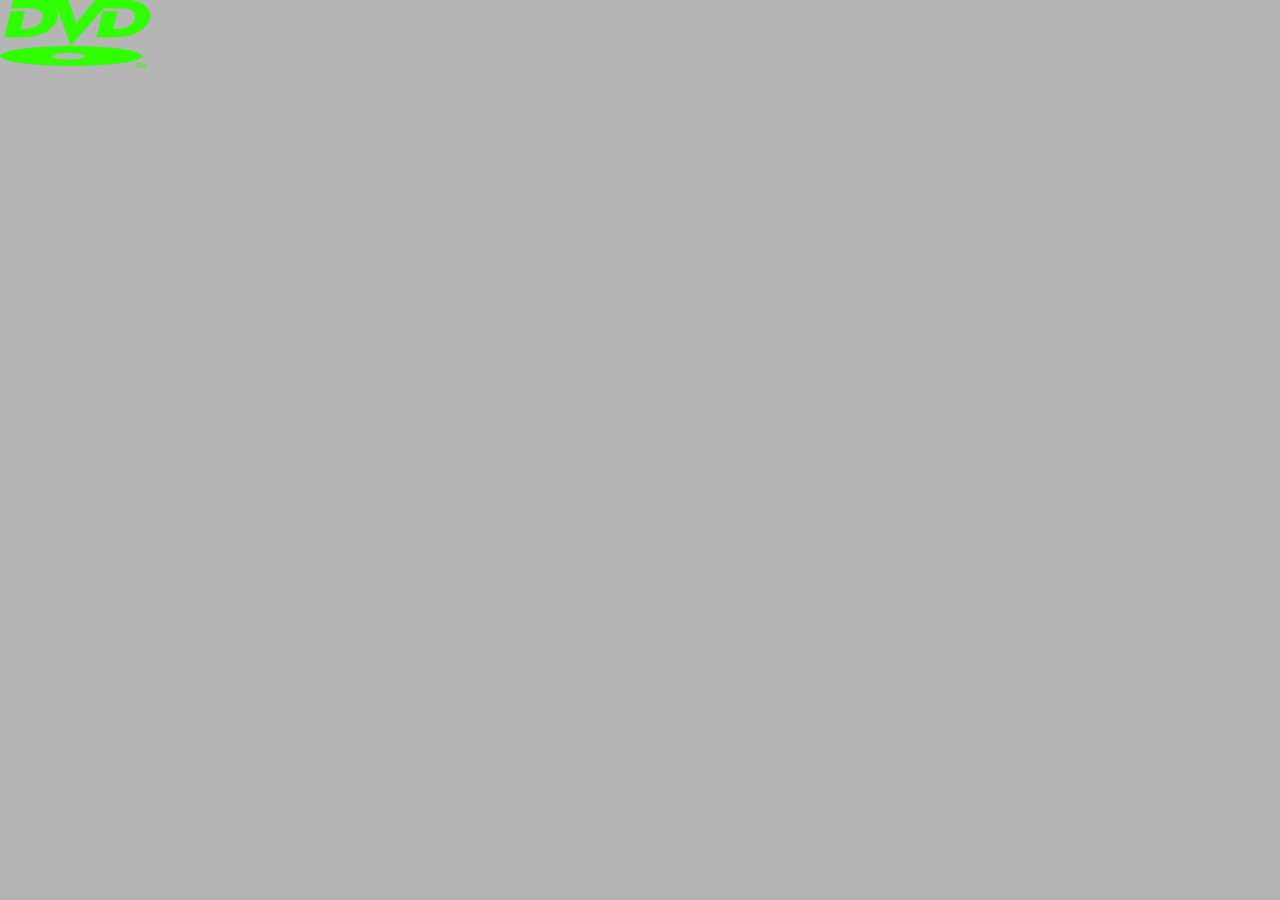
<file: dvd.html>
<!DOCTYPE html PUBLIC "-//W3C//DTD HTML 4.01 Transitional//EN"
   "http://www.w3.org/TR/html4/loose.dtd">
<html xmlns="http://www.w3.org/1999/xhtml" lang="en-US">
<head>
	<title>magic.singles / Singleton and (nearly) Ready to Mingleton</title>
	<link rel="stylesheet" href="/@style.css"> 
	<script src="https://ajax.googleapis.com/ajax/libs/jquery/2.1.3/jquery.min.js"></script>
	<script>
		
	(function ($, window, undefined) {
  $.fn.marqueeify = function (options) {
    var settings = $.extend({
      horizontal: true,
      vertical: true,
      speed: 100, // In pixels per second
      container: $(this).parent(),
      bumpEdge: function () {}
    }, options);
    
    return this.each(function () {
      var containerWidth, containerHeight, elWidth, elHeight, move, getSizes,
        $el = $(this);

      getSizes = function () {
        containerWidth = settings.container.outerWidth();
        containerHeight = settings.container.outerHeight();
        elWidth = $el.outerWidth();
        elHeight = $el.outerHeight();
      };

      move = {
        right: function () {
          $el.animate({left: (containerWidth - elWidth)}, {duration: ((containerWidth/settings.speed) * 1000), queue: false, easing: "linear", complete: function () {
            settings.bumpEdge();
            move.left();
          }});
        },
        left: function () {
          $el.animate({left: 0}, {duration: ((containerWidth/settings.speed) * 1000), queue: false, easing: "linear", complete: function () {
            settings.bumpEdge();
            move.right();
          }});
        },
        down: function () {
          $el.animate({top: (containerHeight - elHeight)}, {duration: ((containerHeight/settings.speed) * 1000), queue: false, easing: "linear", complete: function () {
            settings.bumpEdge();
            move.up();
          }});
        },
        up: function () {
          $el.animate({top: 0}, {duration: ((containerHeight/settings.speed) * 1000), queue: false, easing: "linear", complete: function () {
            settings.bumpEdge();
            move.down();
          }});
        }
      };

      getSizes();

      if (settings.horizontal) {
        move.right();
      }
      if (settings.vertical) {
        move.down();
      }

      // Make that shit responsive!
      $(window).resize( function() {
        getSizes();
      });
    });
  };
})(jQuery, window);

$(document).ready( function() {

  $('.marquee').marqueeify({
    speed: 300,
    bumpEdge: function () {
      var newColor = "hsl(" + Math.floor(Math.random()*360) + ", 100%, 50%)";
      $('.marquee .logo').css('fill', newColor);
    }
  });
});
</script>

</head>
<body>
	<div class="marquee">
		<svg width="153px" height="69px"><g><path class="logo" d="M140.186,63.52h-1.695l-0.692,5.236h-0.847l0.77-5.236h-1.693l0.076-0.694h4.158L140.186,63.52L140.186,63.52z M146.346,68.756h-0.848v-4.545l0,0l-2.389,4.545l-1-4.545l0,0l-1.462,4.545h-0.771l1.924-5.931h0.695l0.924,4.006l2.078-4.006 h0.848V68.756L146.346,68.756z M126.027,0.063H95.352c0,0-8.129,9.592-9.654,11.434c-8.064,9.715-9.523,12.32-9.779,13.02 c0.063-0.699-0.256-3.304-3.686-13.148C71.282,8.7,68.359,0.062,68.359,0.062H57.881V0L32.35,0.063H13.169l-1.97,8.131 l14.543,0.062h3.365c9.336,0,15.055,3.747,13.467,10.354c-1.717,7.24-9.91,10.416-18.545,10.416h-3.24l4.191-17.783H10.502 L4.34,37.219h20.578c15.432,0,30.168-8.13,32.709-18.608c0.508-1.906,0.443-6.67-0.764-9.527c0-0.127-0.063-0.191-0.127-0.444 c-0.064-0.063-0.127-0.509,0.127-0.571c0.128-0.062,0.383,0.189,0.445,0.254c0.127,0.317,0.19,0.57,0.19,0.57l13.083,36.965 l33.344-37.6h14.1h3.365c9.337,0,15.055,3.747,13.528,10.354c-1.778,7.24-9.972,10.416-18.608,10.416h-3.238l4.191-17.783h-14.481 l-6.159,25.976h20.576c15.434,0,30.232-8.13,32.709-18.608C152.449,8.193,141.523,0.063,126.027,0.063L126.027,0.063z M71.091,45.981c-39.123,0-70.816,4.512-70.816,10.035c0,5.59,31.693,10.034,70.816,10.034c39.121,0,70.877-4.444,70.877-10.034 C141.968,50.493,110.212,45.981,71.091,45.981L71.091,45.981z M68.55,59.573c-8.956,0-16.196-1.523-16.196-3.365 c0-1.84,7.239-3.303,16.196-3.303c8.955,0,16.195,1.463,16.195,3.303C84.745,58.05,77.505,59.573,68.55,59.573L68.55,59.573z"/></g></svg>
	</div>
</body>
</html>
</file>
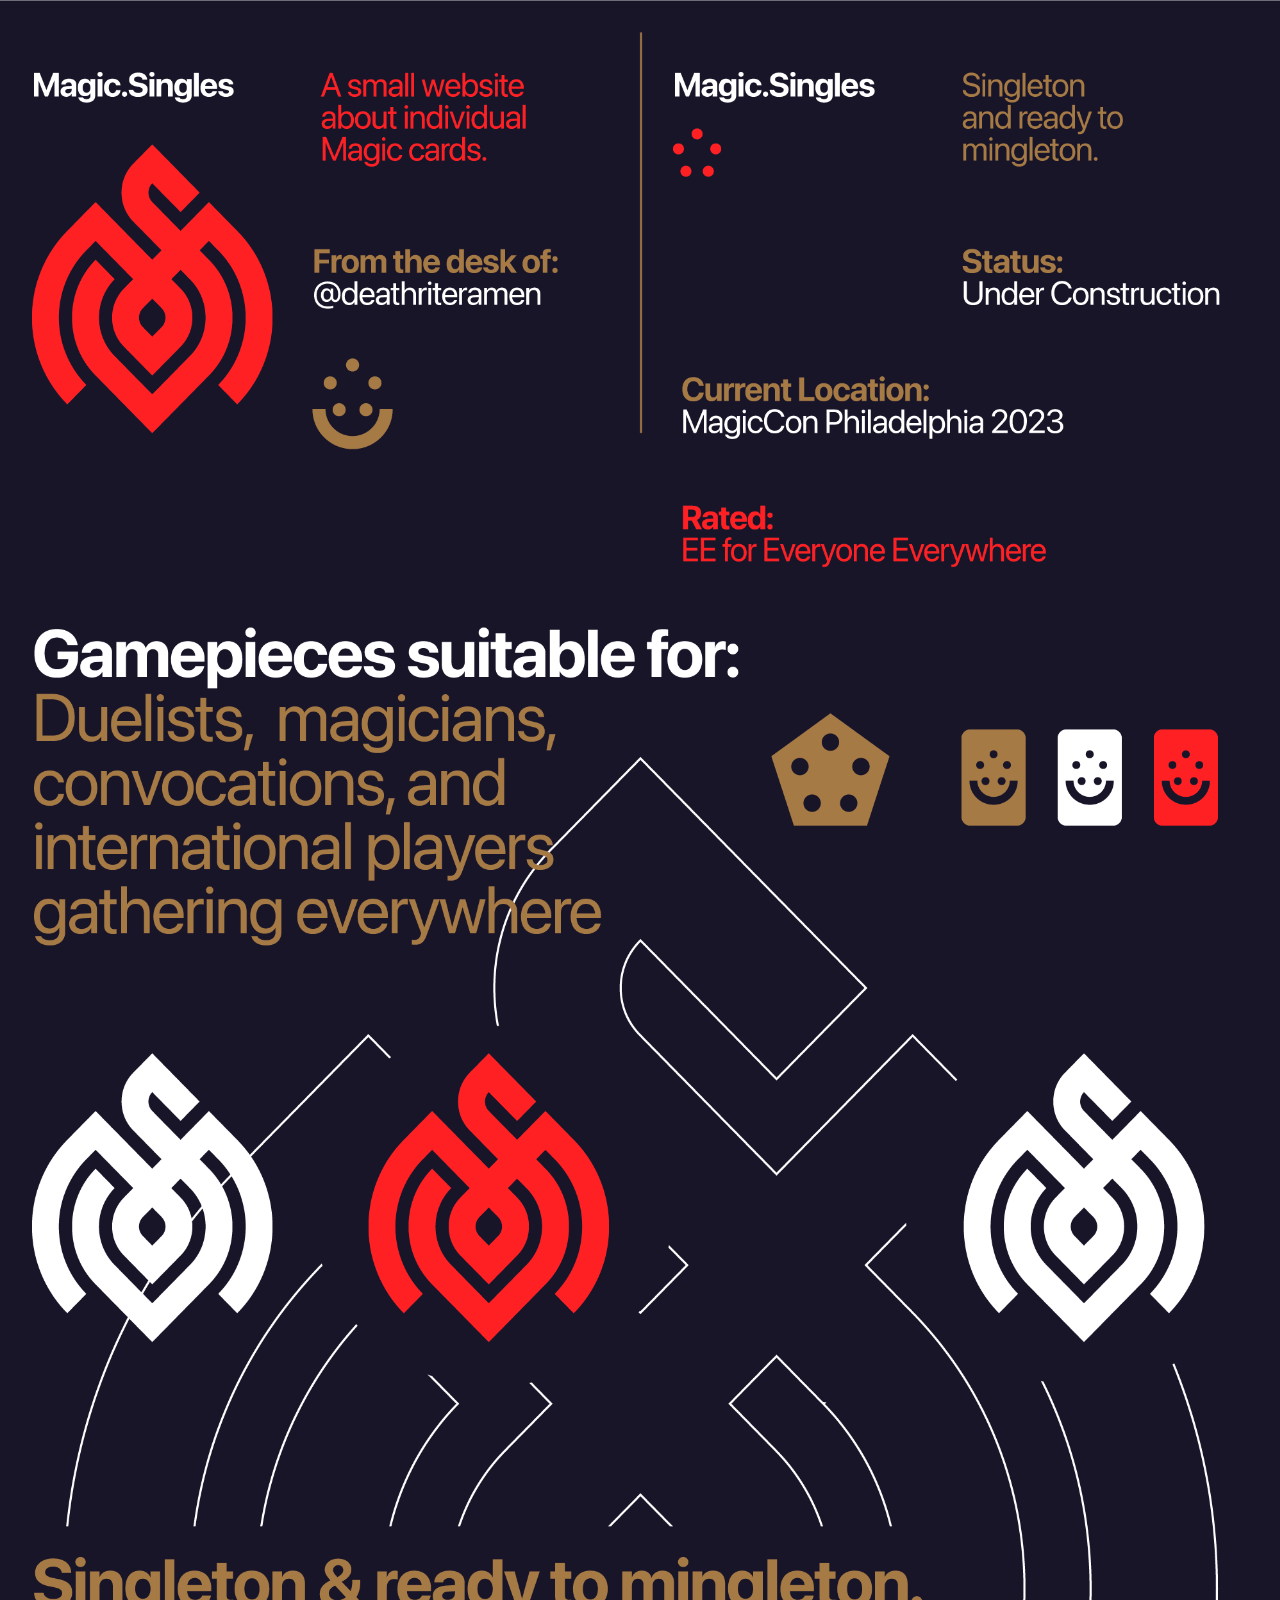
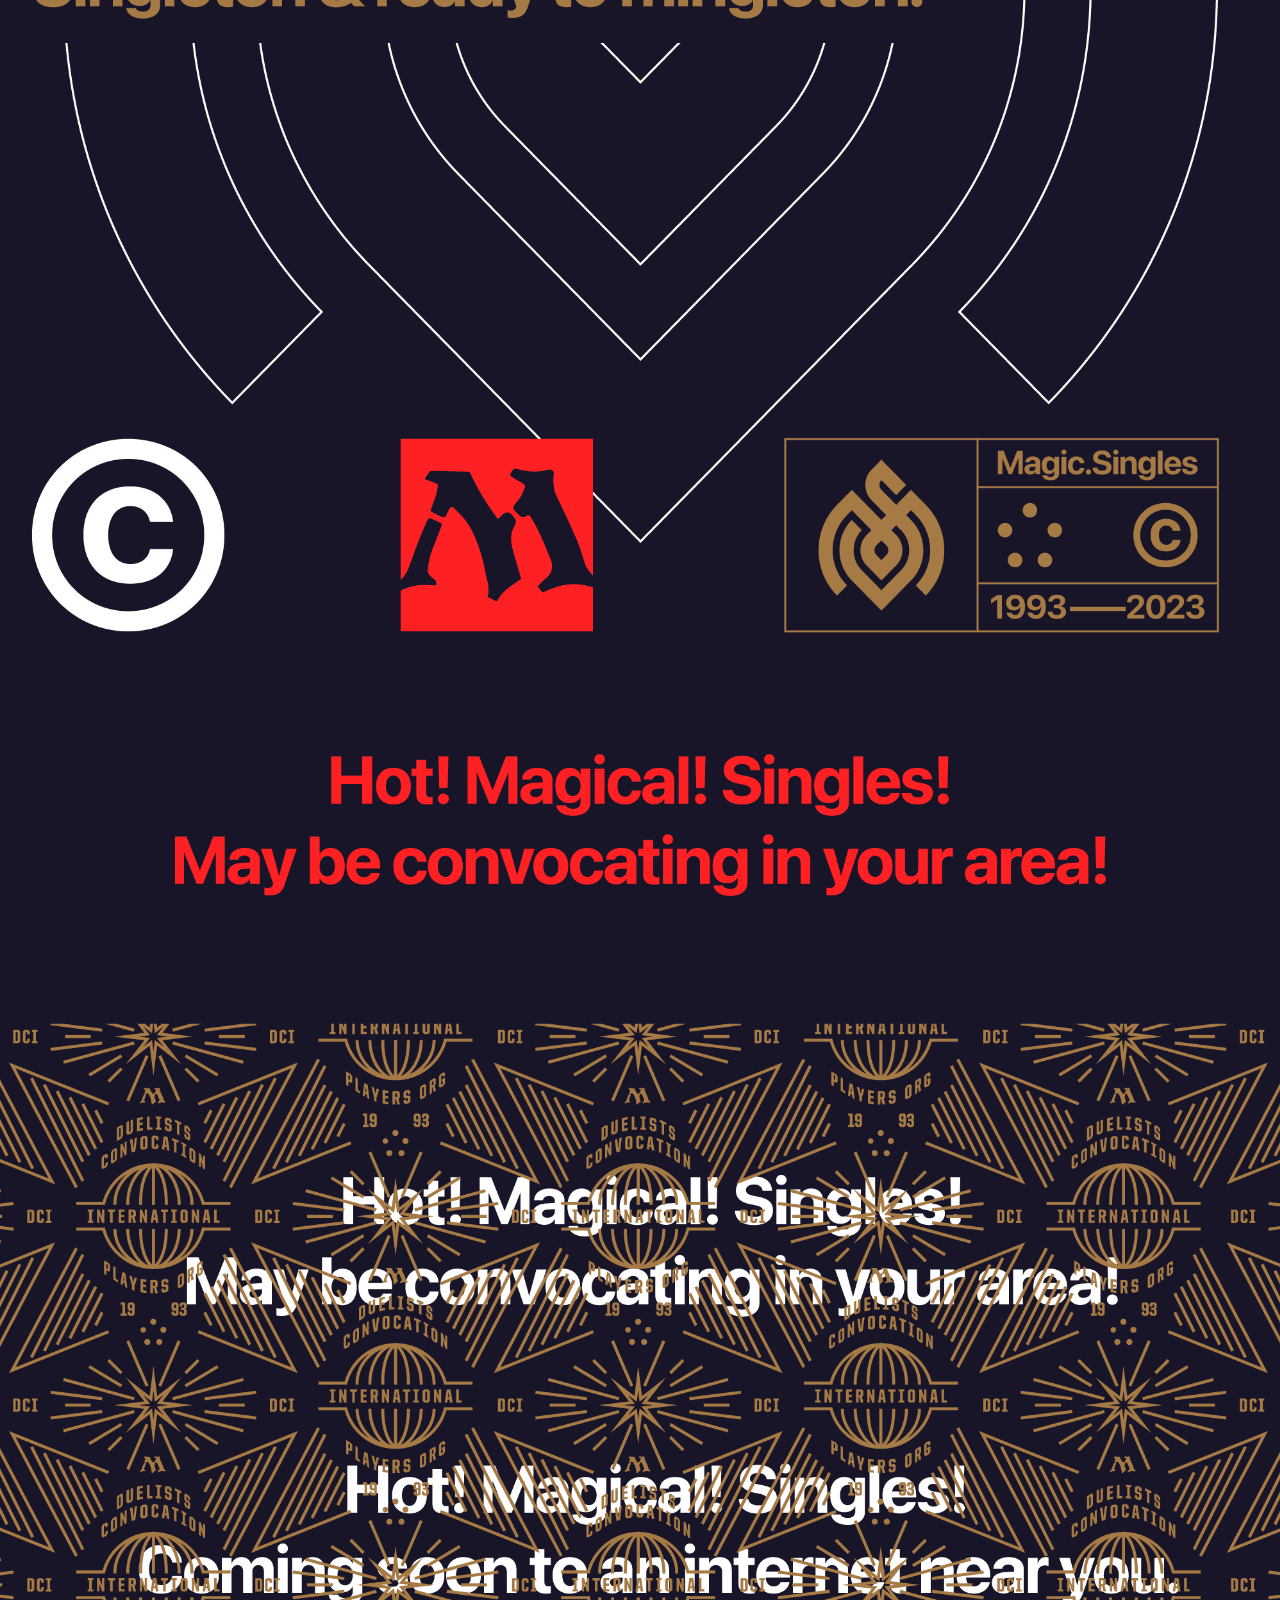
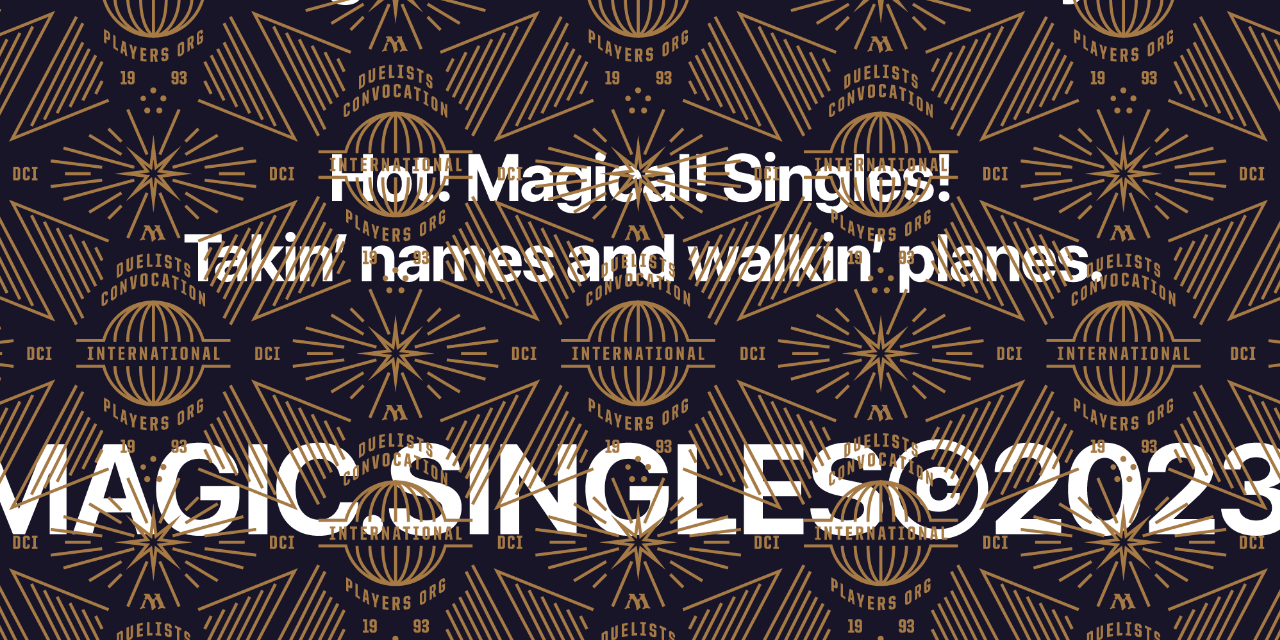
<file: scroll.html>
<!DOCTYPE html PUBLIC "-//W3C//DTD HTML 4.01 Transitional//EN"
   "http://www.w3.org/TR/html4/loose.dtd">
<html xmlns="http://www.w3.org/1999/xhtml" lang="en-US">
<head>
	<title>magic.singles / Singleton and (nearly) Ready to Mingleton</title>
	<link rel="stylesheet" href="/@style.css">  
</head>
<body>
	<div class="hug">
		<div class="scroll"></div>
	</div>
</body>
</html>
</file>
<file: @style.css>
/* 

Masthead:   magic.singles
Sellline:   Singleton & Ready to Mingleton

version:    1.0 — 12/31/19
upkeep:     3.0 — 12/16/23

author:     Joshua Blankenship
email:      joshua@blankenship.xyz
website:    http://magic.singles
          
/* FOUNDATION */

    *, html, body, div, span, object, iframe,
    a, abbr, acronym, address, big, cite, code,
    del, dfn, em, img, ins, kbd, q, samp,
    small, strike, strong, sub, sup, tt, var,
    dl, dt, dd, ol, ul, li, img, figure, figcaption,
    fieldset, form, label, legend,
    table, caption, tbody, tfoot, thead, tr, th, td {
        -moz-box-sizing: border-box; 
        -webkit-box-sizing: border-box; 
        box-sizing: border-box;
        -webkit-font-smoothing: antialiased; 
        font-smoothing: antialiased;
        margin: 0;
        padding: 0;
        outline: none;
        }

    @keyframes hello {
        from { opacity: 0; }
        to   { opacity: 1; }
    }

    * {
        margin: 0;
        padding: 0;
    }

    hr { display: none; }

    html {
        font-size: 15px;
    }

    body {
        background-color: #b4b4b4;
        color: #393939;
        line-height: 1.5;
        overflow-x: hidden;
        margin: 0 auto;
    }

    a { 
        display: inline-block;
        text-decoration: none;
    }

    a:hover { 
        color: silver;  
    }

 .inset {
        padding-right: 5em;
        padding-left: 5em;
    }

/* HEADER */

    header {
        background-color: #fff;
        margin: 0;
        padding: 6em 0 8em;
   }

    h1 {
        color: #222;
        display: block;
        font: 800 4em/3rem "swear-display", serif; 
        text-align: left;
    }

    h1#tagline {
        color: #393939;
        font: 400 italic 2rem/2rem "swear-display", serif;
        margin-bottom: 1.5rem;
    }

    header a {
        color: #2139ad;
    }

    header nav ul {
        color: #2139ad;
        font: 700 1.8rem/1.8rem "neue-haas-grotesk-display", serif; 
        list-style-type: none;
   }

    header nav ul li {
        margin-right: 20px;
        text-align: left;
    }

    #dragon {
        margin: -2.5rem 0 0 50%;
        width: 50%;
    }

    .masthead {
        display: grid;
        grid-template-columns: 15% 22.5% 25% 15% 12.5%;
        grid-gap: 2.5%;
    }

/* TYPOGRAPHY */

    h2 {
        color: #2139ad;
        font: 400 3rem/3rem "fakir-display-condensed-new", serif;
        margin-bottom: 1.5rem;
    }

    h3 {
        color: #393939;
        font: 400 2rem/2rem "fakir-display-new", serif;
        margin-bottom: 4rem;
    }

    h3 span {
        color: #696969;
        display: block;
        font: 700 1rem/1rem "neue-haas-grotesk-display", sans-serif;
        margin-top: 1rem;
        letter-spacing: .2em;
        text-transform: uppercase;
    }
    
    h4 {
        font: 400 2.5rem/2.5rem "fakir-small-caps-new", serif; 
        margin-bottom: 1rem;
    }

    p {
        font: 400 1.3rem/1.8rem "neue-haas-grotesk-display", sans-serif;
        text-indent: 2em;
    }

    main p:first-of-type {
        font: 700 1.3rem/1.8rem "neue-haas-grotesk-display", sans-serif;
        text-indent: 0;
    }

    mark {
        background-color: rgba(255, 224, 0, 0.7);
        opacity: 1;
        display: inline;
        padding: 0.2rem 0;
        -webkit-box-decoration-break: clone;
        box-decoration-break: clone;
    }
   
    footer {
        margin: 0;
        padding: 0;
   }

   footer p {
        text-align: center;
   }
   

/* SECTION -- DEM GRIDS */

    section {
        margin: 0 auto;
        padding-bottom: 2em;
    }

    section ul li {
        display: inline; 
        margin-bottom:  3rem;
    }

    .singlecombat {
        display: grid;
        grid-template-columns: 40% 60%;
        padding-bottom: 10em.;
    }

    .dos {
        display: grid;
        grid-template-columns: 50% 50%;
    }

    .tres {
        display: grid;
        grid-template-columns: 30% 30% 30%;
        grid-gap: 5%;
    }

    .quatro {
        display: grid;
        grid-template-columns: 21.25% 21.25% 21.25% 21.25%;
        grid-gap: 5%;
    }

    section figure {
    }

    section figure img { 
        display: block;
        margin: 0 auto .5em;
        width: 100%;
     }

    section figcaption { 
        color: #393939;
        margin: 0 auto; 
    }

    figure.profile img {
        border: 1px solid #191919;
        border-radius: 4%;
/*        box-shadow: 0 4em 2em -2em #a9aaa6; */        
        margin-top: -3em;
    }

    .traversetheoutlands {
        display: grid;
        grid-template-columns: 30% 30% 30%;
        grid-column-gap: 5%;
        margin: 1em auto 0;
    }

    .traversetheoutlands button {
        background: transparent;
        border: 2px solid #eee;
        border-radius: .7em;
        padding: 1em;
        width: 100%;
    }

    .traversetheoutlands button a {
        color: #393939;
        font: 700 .8rem/.8rem "covik-sans", sans-serif;
        text-transform: uppercase;
    }

    main {
        margin: 5em 0 0 5em;
    }

    /* STORYBOOK */

    #storybook { border-top: 2px solid #fff; }

    aside {
        background: #fff;
        box-shadow: 0 4em 2em -2em #a9aaa6;
        color: #393939;    
        padding: 3em 4em 4rem;        
    }

    aside:nth-child(1) {
        border-top-right-radius: 4em;
        border-right: 1px solid #d6d7cf;
        border-bottom: 5px outset #d6d7cf;
        margin: 6em 0 6em 6em;
    }

    aside:nth-child(2) {
        border-top-left-radius: 4em;
        border-left: 1px solid #d6d7cf;
        border-bottom: 5px outset #d6d7cf;
        margin: 6em 6em 6em 0;
    }

    aside h4 {
        color: #d6d7cf;
    }

    aside p {
        font: 400 1rem/1.4rem "covik-sans", sans-serif;
        margin-bottom: 1.4em;
        text-indent: 0;
    }

    aside p a {
        border-bottom: 2px solid #d6d7cf;
        color: #393939;
        padding-bottom: .05em;
        text-decoration: none;
    }

/* SECTION -- OF THE DARK REALMS */

    section.ofthedarkrealms {
        background: #393939;
        color: #d6d7cf;
        padding: 4em 4em;
    }

    section.ofthedarkrealms figure img {
        border: 1px solid #191919;
        border-radius: 6%;
        box-shadow: 0 1em .5em -.5em #191919;
    }

    section.ofthedarkrealms figcaption p {
        font-size: .9rem;
        margin-bottom: 2em;
        text-align: center;
        text-indent: 0;
    }

    section.ofthedarkrealms figcaption p a {
        color: #eee;
    }

/* SECTION -- HOME */

    section.home {
        background: #393939;
        color: #d6d7cf;
        padding: 4em 4em;
    }

    section.home .quatro figure img {
        border: 1px solid #191919;
        border-radius: 6%;
        margin-top: -7em;
    }

    section.home figcaption p {
        color: #111;
        font-size: .9rem;
        margin-bottom: 2em;
        text-align: center;
        text-indent: 0;
    }

    section.home figcaption p a {
        color: silver;
    }

    section.home figcaption p a:hover {
        color: #fb3600;
    }

/* SECTION -- FOOTER */

    footer {
        font-size: .9rem;
        padding: 4em 0;
    }

    
/* WEE SCREENS */

        @media (min-width: 801px) and (max-width: 1000px) {

            .quatro {
                    display: grid;
                    grid-template-columns: 45% 45%;
                    grid-column-gap: 10%;
                }

        }

        @media (min-width: 100px) and (max-width: 800px) {

       

        .tres,
        .quatro {
                display: block;
                margin: 0 auto;
                padding: 0;
            }

        }


#splash {
    background: #181528;
    margin: 0 auto;
    }

#splash div { 
    margin: 0 auto;
    padding-top: calc(50vh - 1rem);
    width: 50vmin; 
}

#splash #dragon {
        margin: 0 auto;
        width: 100%;
    }

/* HEADER BANNER */

header {
          background-color: #9f7c4d;
          color: #fff;
          height: 2rem;
          margin: 0 auto;
          padding: 1rem 0;
          text-align: center;
}

header p {
         font: 500 2em/2rem -apple-system, BlinkMacSystemFont, sans-serif;
}
          
header p a {
          color: #fff;
          text-decoration: none;
}

/* SLIDING CONTAINER */

.hug {
          background: #181528;
          overflow: hidden;
}

.scroll {
  background: url("/@images/magic.singles.scroll.png") repeat-y;
  background-size: calc(100% + 2px);
  height: 300vw;
  max-width: 100vw;
  animation: slide 100s linear infinite;
}

@keyframes slide{
  0% {
    transform: translate3d(0, 0, 0);
  }
  50% {
    transform: translate3d(0, -245vw, 0);
  }
  100% {
    transform: translate3d(0, 0, 0);
  }
}
</file>
